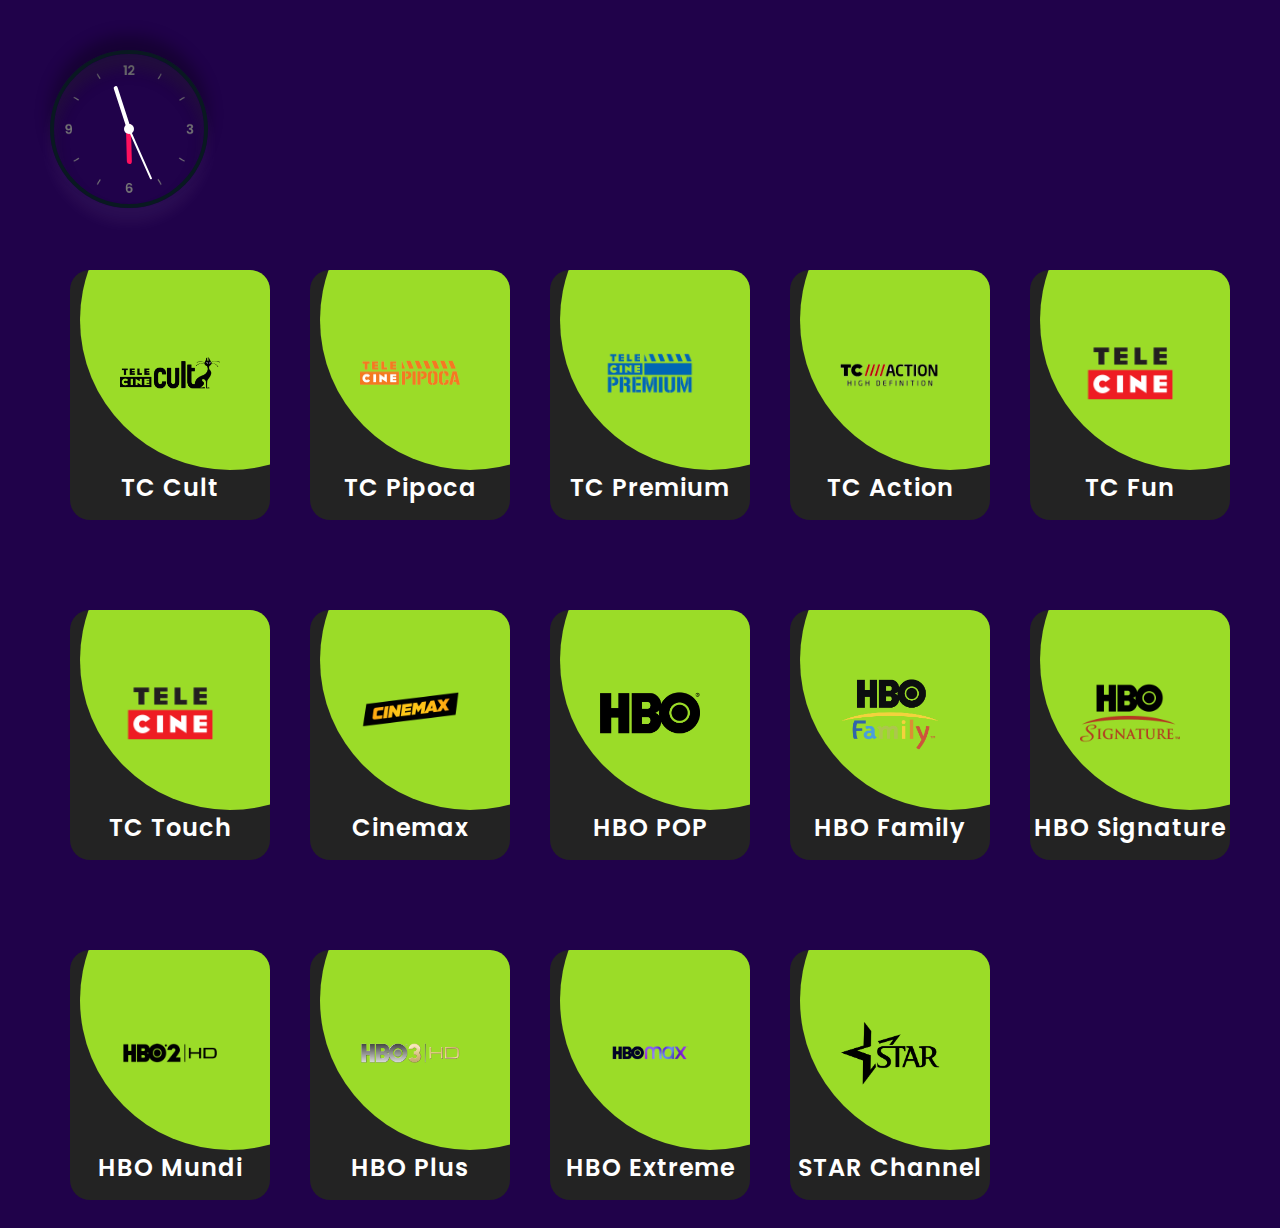
<file: filmes.html>
<!doctype html>
<html>
  <head>
    <title>TV PIRATA</title>
    <meta name="viewport" content="width=devide-width, initial-scale=1.0">
    <link rel="stylesheet" type="text/css" href="./css/filmes.css">
  </head>
  <body>

    <header>
      <section class="lado1">
        <div class="clock">
          <div class="hour">
            <div class="hr" id="hr"></div>
          </div>
          <div class="min">
            <div class="mn" id="mn"></div>
          </div>
          <div class="sec">
            <div class="sc" id="sc"></div>
          </div>
        </div>	
      </section>
      <!--
      <section class="lado2">		
        <div>
          <nav>
            <ul class="navigation">
              <li>
                <a href="#Home">
                  <span class="icon"><ion-icon name="home-outline"></ion-icon></span>
                  <span class="text">Home</span>
                </a>
              </li>
              <li>
                <a href="#Filmes">
                  <span class="icon"><ion-icon name="search-outline"></ion-icon></span>
                  <span class="text">Filmes</span>
                </a>
              </li>
              <li>
                <a href="#Séries">
                  <span class="icon"><ion-icon name="book-outline"></ion-icon></span>
                  <span class="text">Séries</span>
                </a>
              </li>
              <li>
                <a href="#TV">
                  <span class="icon"><ion-icon name="mail-outline"></ion-icon></span>
                  <span class="text">TV</span>
                </a>
              </li>
              <li>
                <a href="#Logout">
                  <span class="icon"><ion-icon name="settings-outline"></ion-icon></ion-icon></span>
                  <span class="text">Logout</span>
                </a>
              </li>
              
            </ul>				
          </nav>
        </div>
      </section>
    -->
    </header>

  <section>
  	<div class="container">
      <div class="card">
        <div class="imgBx">
          <img src="./imagens/cult.png">
        </div>
        <div class="contentBx">
          <h2>TC Cult</h2>          
          <a href="https://sinalpublico.com/player3/ch.php?canal=telecinecult">Assistir</a>
        </div>
      </div>
    </div>  
  </section>

  <section>    
    <div class="container">
      <div class="card">
        <div class="imgBx">
          <img src="./imagens/pipoca.png">
        </div>
        <div class="contentBx">
          <h2>TC Pipoca</h2>         
          <a href="https://sinalpublico.com/player3/ch.php?canal=telecinepipoca">Assistir</a>
  </section>
  
  <section>
    <div class="container">
      <div class="card">
        <div class="imgBx">
          <img src="./imagens/premium.png">
        </div>
        <div class="contentBx">
          <h2>TC Premium</h2>         
          <a href="https://sinalpublico.com/player3/ch.php?canal=telecinepremium">Assistir</a>
  </section>
  
  <section>
    <div class="container">
      <div class="card">
        <div class="imgBx">
          <img src="./imagens/action.png">
        </div>
        <div class="contentBx">
          <h2>TC Action</h2>         
          <a href="https://sinalpublico.com/player3/ch.php?canal=telecineaction">Assistir</a>
  </section>
  
  <section>
    <div class="container">
      <div class="card">
        <div class="imgBx">
          <img src="./imagens/fun.png">
        </div>
        <div class="contentBx">
          <h2>TC Fun</h2>                
          <a href="https://sinalpublico.com/player3/ch.php?canal=telecinefun">Assistir</a>
  </section>

  <section>
    <div class="container">
    <div class="card">
      <div class="imgBx">
        <img src="./imagens/fun.png">
      </div>
      <div class="contentBx">
        <h2>TC Touch</h2>          
        <a href="https://sinalpublico.com/player3/ch.php?canal=telecinetouch">Assistir</a>
      </div>
    </div>
  </div>  
</section>

<section>    
  <div class="container">
    <div class="card">
      <div class="imgBx">
        <img src="./imagens/cinemax.png">
      </div>
      <div class="contentBx">
        <h2>Cinemax</h2>         
        <a href="https://sinalpublico.com/player3/ch.php?canal=cinemax">Assistir</a>
</section>

<section>
  <div class="container">
    <div class="card">
      <div class="imgBx">
        <img src="./imagens/hbo.png">
      </div>
      <div class="contentBx">
        <h2>HBO POP</h2>         
        <a href="https://sinalpublico.com/player3/ch.php?canal=hbopop">Assistir</a>
</section>

<section>
  <div class="container">
    <div class="card">
      <div class="imgBx">
        <img src="./imagens/family.png">
      </div>
      <div class="contentBx">
        <h2>HBO Family</h2>                
        <a href="https://sinalpublico.com/player3/ch.php?canal=hbofamily">Assistir</a>
</section>

<section>
  <div class="container">
    <div class="card">
      <div class="imgBx">
        <img src="./imagens/signature.png">
      </div>
      <div class="contentBx">
        <h2>HBO Signature</h2>                
        <a href="https://sinalpublico.com/player3/ch.php?canal=hbosignature">Assistir</a>
</section>

<section>
  <div class="container">
    <div class="card">
      <div class="imgBx">
        <img src="./imagens/mundi.png">
      </div>
      <div class="contentBx">
        <h2>HBO Mundi</h2>                
        <a href="https://sinalpublico.com/player3/ch.php?canal=hbomundi">Assistir</a>
</section>

<section>
  <div class="container">
    <div class="card">
      <div class="imgBx">
        <img src="./imagens/plus.png">
      </div>
      <div class="contentBx">
        <h2>HBO Plus</h2>                
        <a href="https://sinalpublico.com/player3/ch.php?canal=hboplus">Assistir</a>
</section>

<section>
  <div class="container">
    <div class="card">
      <div class="imgBx">
        <img src="./imagens/extreme.png">
      </div>
      <div class="contentBx">
        <h2>HBO Extreme</h2>                
        <a href="https://sinalpublico.com/player3/ch.php?canal=hboxtreme">Assistir</a>
</section>

<section>
  <div class="container">
    <div class="card">
      <div class="imgBx">
        <img src="./imagens/star.png">
      </div>
      <div class="contentBx">
        <h2>STAR Channel</h2>                
        <a href="https://sinalpublico.com/player3/ch.php?canal=starchannel">Assistir</a>
</section>
  <script src="./js/script.js"></script>
  
  </body>
</html>
</file>
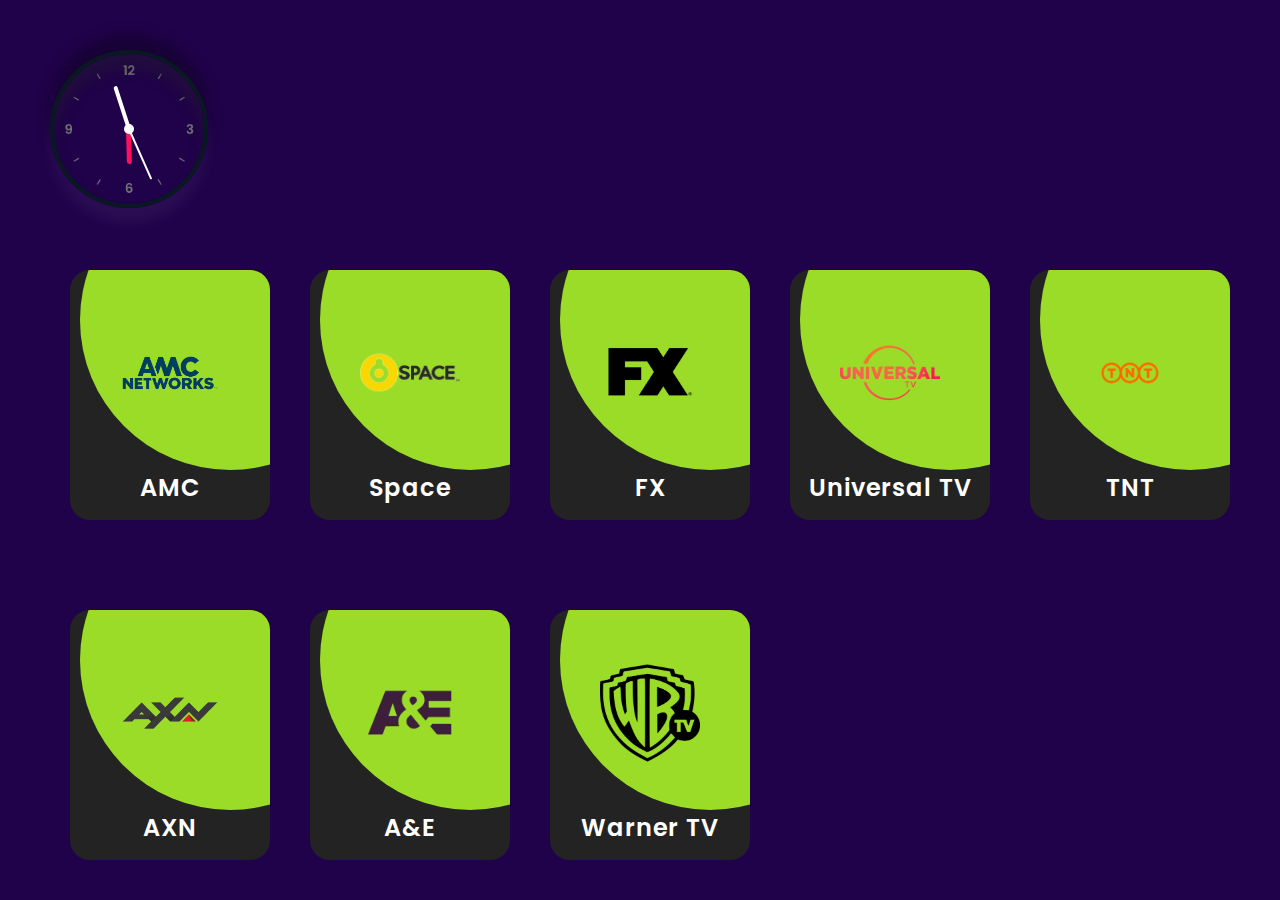
<file: series.html>
<!doctype html>
<html>
  <head>
    <title>TV PIRATA</title>
    <meta name="viewport" content="width=devide-width, initial-scale=1.0">
    <link rel="stylesheet" type="text/css" href="./css/series.css">
  </head>
  <body>

    <header>
      <section class="lado1">
        <div class="clock">
          <div class="hour">
            <div class="hr" id="hr"></div>
          </div>
          <div class="min">
            <div class="mn" id="mn"></div>
          </div>
          <div class="sec">
            <div class="sc" id="sc"></div>
          </div>
        </div>	
      </section>
      <!--
      <section class="lado2">		
        <div>
          <nav>
            <ul class="navigation">
              <li>
                <a href="#Home">
                  <span class="icon"><ion-icon name="home-outline"></ion-icon></span>
                  <span class="text">Home</span>
                </a>
              </li>
              <li>
                <a href="#Filmes">
                  <span class="icon"><ion-icon name="search-outline"></ion-icon></span>
                  <span class="text">Filmes</span>
                </a>
              </li>
              <li>
                <a href="#Séries">
                  <span class="icon"><ion-icon name="book-outline"></ion-icon></span>
                  <span class="text">Séries</span>
                </a>
              </li>
              <li>
                <a href="#TV">
                  <span class="icon"><ion-icon name="mail-outline"></ion-icon></span>
                  <span class="text">TV</span>
                </a>
              </li>
              <li>
                <a href="#Logout">
                  <span class="icon"><ion-icon name="settings-outline"></ion-icon></ion-icon></span>
                  <span class="text">Logout</span>
                </a>
              </li>
              
            </ul>				
          </nav>
        </div>
      </section>
    -->
    </header>

  <section>
  	<div class="container">
      <div class="card">
        <div class="imgBx">
          <img src="./imagens/amc.png">
        </div>
        <div class="contentBx">
          <h2>AMC</h2>          
          <a href="https://sinalpublico.com/player3/ch.php?canal=amc">Assistir</a>
        </div>
      </div>
    </div>  
  </section>

  <section>    
    <div class="container">
      <div class="card">
        <div class="imgBx">
          <img src="./imagens/space.png">
        </div>
        <div class="contentBx">
          <h2>Space</h2>         
          <a href="https://sinalpublico.com/player3/ch.php?canal=space">Assistir</a>
  </section>
  
  <section>
    <div class="container">
      <div class="card">
        <div class="imgBx">
          <img src="./imagens/fx.png">
        </div>
        <div class="contentBx">
          <h2>FX</h2>         
          <a href="https://sinalpublico.com/player3/ch.php?canal=fx">Assistir</a>
  </section>
  
  <section>
    <div class="container">
      <div class="card">
        <div class="imgBx">
          <img src="./imagens/universaltv.png">
        </div>
        <div class="contentBx">
          <h2>Universal TV</h2>         
          <a href="https://sinalpublico.com/player3/ch.php?canal=universal">Assistir</a>
  </section>
  
  <section>
    <div class="container">
      <div class="card">
        <div class="imgBx">
          <img src="./imagens/tnt.png">
        </div>
        <div class="contentBx">
          <h2>TNT</h2>                
          <a href="https://sinalpublico.com/player3/ch.php?canal=tnt">Assistir</a>
  </section>

<section>
  <div class="container">
    <div class="card">
      <div class="imgBx">
        <img src="./imagens/axn.png">
      </div>
      <div class="contentBx">
        <h2>AXN</h2>         
        <a href="https://sinalpublico.com/player3/ch.php?canal=axn">Assistir</a>
</section>

<section>
  <div class="container">
    <div class="card">
      <div class="imgBx">
        <img src="./imagens/ae.png">
      </div>
      <div class="contentBx">
        <h2>A&E</h2>         
        <a href="https://sinalpublico.com/player3/ch.php?canal=aie">Assistir</a>
</section>

<section>
  <div class="container">
    <div class="card">
      <div class="imgBx">
        <img src="./imagens/wb.png">
      </div>
      <div class="contentBx">
        <h2>Warner TV</h2>                
        <a href="https://sinalpublico.com/player3/ch.php?canal=warner">Assistir</a>
</section>

  <script src="./js/script.js"></script>
  
  </body>
</html>
</file>
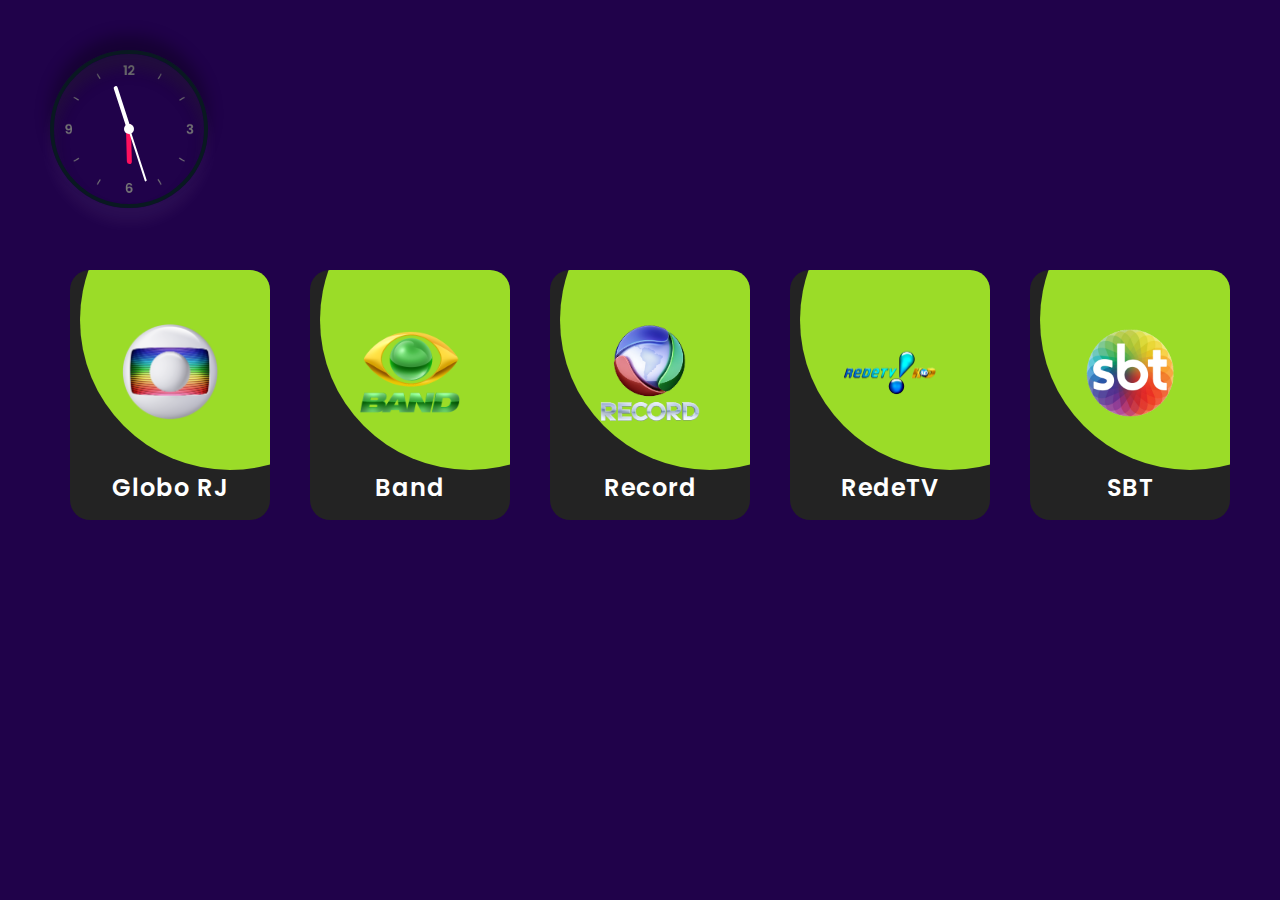
<file: tv-aberta.html>
<!doctype html>
<html>
  <head>
    <title>TV PIRATA</title>
    <meta name="viewport" content="width=devide-width, initial-scale=1.0">
    <link rel="stylesheet" type="text/css" href="./css/tvaberta.css">
  </head>
  <body>

    <header>
      <section class="lado1">
        <div class="clock">
          <div class="hour">
            <div class="hr" id="hr"></div>
          </div>
          <div class="min">
            <div class="mn" id="mn"></div>
          </div>
          <div class="sec">
            <div class="sc" id="sc"></div>
          </div>
        </div>	
      </section>
      <!--
      <section class="lado2">		
        <div>
          <nav>
            <ul class="navigation">
              <li>
                <a href="#Home">
                  <span class="icon"><ion-icon name="home-outline"></ion-icon></span>
                  <span class="text">Home</span>
                </a>
              </li>
              <li>
                <a href="#Filmes">
                  <span class="icon"><ion-icon name="search-outline"></ion-icon></span>
                  <span class="text">Filmes</span>
                </a>
              </li>
              <li>
                <a href="#Séries">
                  <span class="icon"><ion-icon name="book-outline"></ion-icon></span>
                  <span class="text">Séries</span>
                </a>
              </li>
              <li>
                <a href="#TV">
                  <span class="icon"><ion-icon name="mail-outline"></ion-icon></span>
                  <span class="text">TV</span>
                </a>
              </li>
              <li>
                <a href="#Logout">
                  <span class="icon"><ion-icon name="settings-outline"></ion-icon></ion-icon></span>
                  <span class="text">Logout</span>
                </a>
              </li>
              
            </ul>				
          </nav>
        </div>
      </section>
    -->
    </header>

  <section>
  	<div class="container">
      <div class="card">
        <div class="imgBx">
          <img src="./imagens/globo.png">
        </div>
        <div class="contentBx">
          <h2>Globo RJ</h2>          
          <a href="https://sinalpublico.com/player3/ch.php?canal=boborj">Assistir</a>
        </div>
      </div>
    </div>  
  </section>

  <section>    
    <div class="container">
      <div class="card">
        <div class="imgBx">
          <img src="./imagens/band.png">
        </div>
        <div class="contentBx">
          <h2>Band</h2>         
          <a href="https://sinalpublico.com/player3/ch.php?canal=band">Assistir</a>
  </section>
  
  <section>
    <div class="container">
      <div class="card">
        <div class="imgBx">
          <img src="./imagens/record.png">
        </div>
        <div class="contentBx">
          <h2>Record</h2>         
          <a href="https://sinalpublico.com/player3/ch.php?canal=record">Assistir</a>
  </section>
  
  <section>
    <div class="container">
      <div class="card">
        <div class="imgBx">
          <img src="./imagens/redetv.png">
        </div>
        <div class="contentBx">
          <h2>RedeTV</h2>         
          <a href="https://sinalpublico.com/player3/ch.php?canal=redetv">Assistir</a>
  </section>
  
  <section>
    <div class="container">
      <div class="card">
        <div class="imgBx">
          <img src="./imagens/pngegg.png">
        </div>
        <div class="contentBx">
          <h2>SBT</h2>                
          <a href="https://sinalpublico.com/player3/ch.php?canal=sbt">Assistir</a>
  </section>
  <script src="./js/script.js"></script>
  
  </body>
</html>
</file>
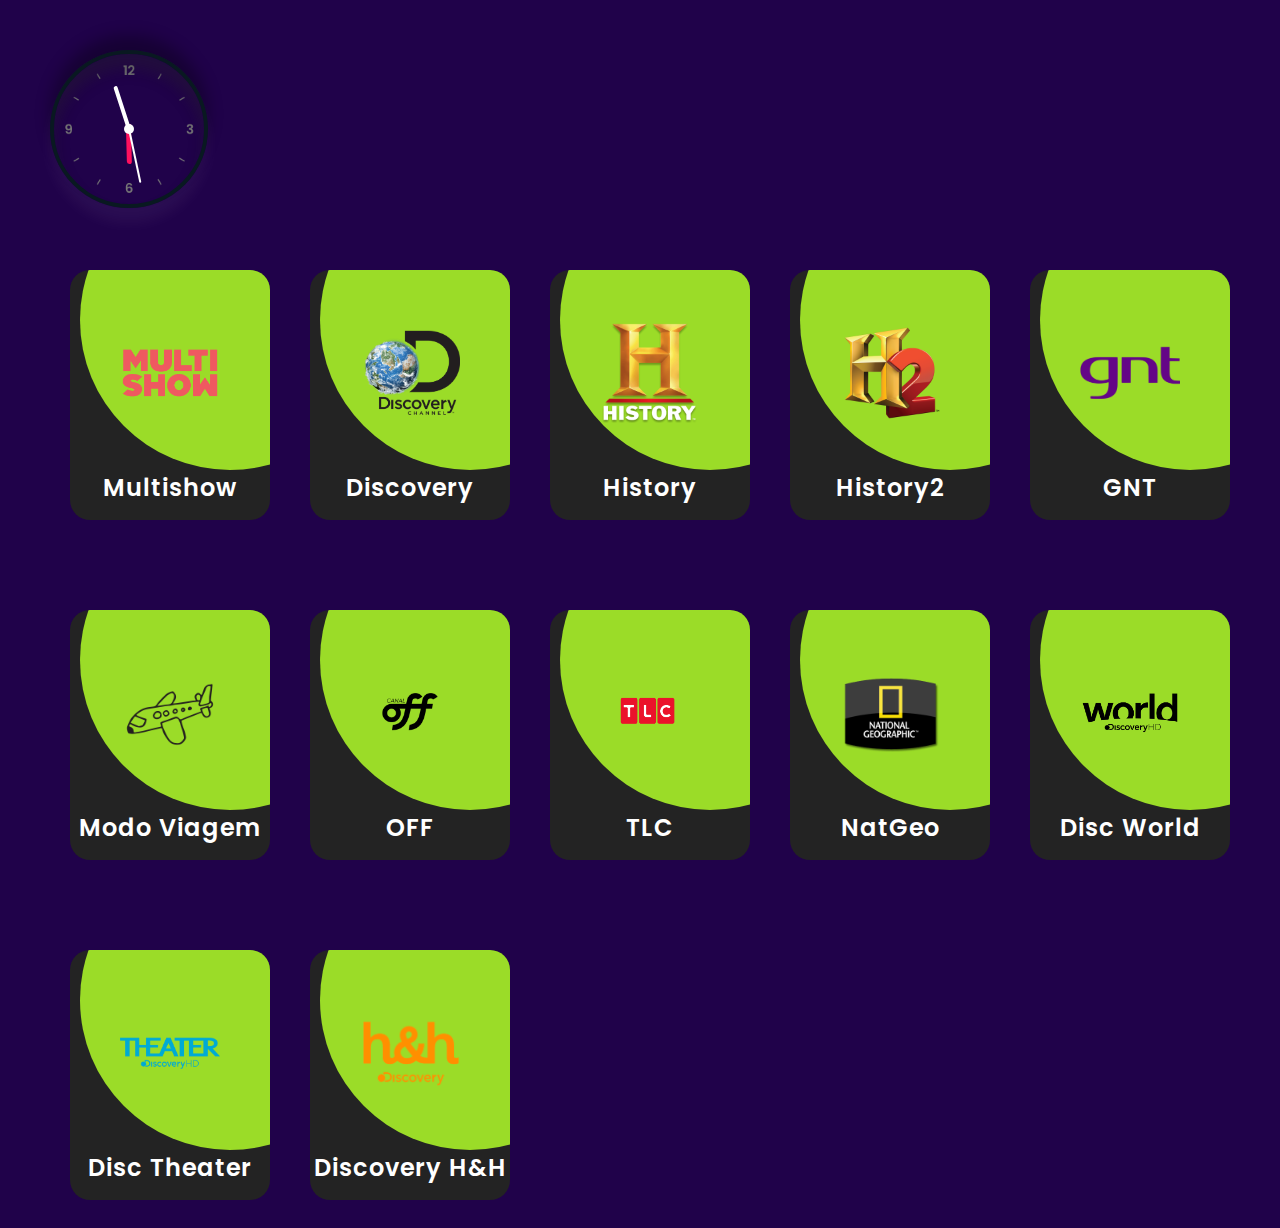
<file: variedades.html>
<!doctype html>
<html>
  <head>
    <title>TV PIRATA</title>
    <link rel="stylesheet" type="text/css" href="./css/variedades.css">
    <meta name="viewport" content="width=devide-width, initial-scale=1.0">
    <link href="https://cdnjs.cloudflare.com/ajax/libs/font-awesome/5.13.0/css/all.min.css" rel="stylesheet">
    <title>TV PIRATA</title>
  </head>
  
  <body>
    <header>
      <section class="lado1">
        <div class="clock">
          <div class="hour">
            <div class="hr" id="hr"></div>
          </div>
          <div class="min">
            <div class="mn" id="mn"></div>
          </div>
          <div class="sec">
            <div class="sc" id="sc"></div>
          </div>
        </div>	
      </section>
      <!--
      <section class="lado2">		
        <div>
          <nav>
            <ul class="navigation">
              <li>
                <a href="#Home">
                  <span class="icon"><ion-icon name="home-outline"></ion-icon></span>
                  <span class="text">Home</span>
                </a>
              </li>
              <li>
                <a href="#Filmes">
                  <span class="icon"><ion-icon name="search-outline"></ion-icon></span>
                  <span class="text">Filmes</span>
                </a>
              </li>
              <li>
                <a href="#Séries">
                  <span class="icon"><ion-icon name="book-outline"></ion-icon></span>
                  <span class="text">Séries</span>
                </a>
              </li>
              <li>
                <a href="#TV">
                  <span class="icon"><ion-icon name="mail-outline"></ion-icon></span>
                  <span class="text">TV</span>
                </a>
              </li>
              <li>
                <a href="#Logout">
                  <span class="icon"><ion-icon name="settings-outline"></ion-icon></ion-icon></span>
                  <span class="text">Logout</span>
                </a>
              </li>              
            </ul>				
          </nav>
        </div>
      </section>
    -->
    </header>
    
  <section>
  	<div class="container">
      <div class="card">
        <div class="imgBx">
          <img src="./imagens/multishow.png">
        </div>
        <div class="contentBx">
          <h2>Multishow</h2>          
          <a href="https://sinalpublico.com/player3/ch.php?canal=multishow">Assistir</a>
        </div>
      </div>
    </div>  
  </section>

  <section>    
    <div class="container">
      <div class="card">
        <div class="imgBx">
          <img src="./imagens/discovery.png">
        </div>
        <div class="contentBx">
          <h2>Discovery</h2>         
          <a href="https://sinalpublico.com/player3/ch.php?canal=discovery">Assistir</a>
  </section>
  
  <section>
    <div class="container">
      <div class="card">
        <div class="imgBx">
          <img src="./imagens/history.png">
        </div>
        <div class="contentBx">
          <h2>History</h2>
         
          <a href="https://sinalpublico.com/player3/ch.php?canal=history">Assistir</a>
  </section>
  
  <section>
    <div class="container">
      <div class="card">
        <div class="imgBx">
          <img src="./imagens/h2.png">
        </div>
        <div class="contentBx">
          <h2>History2</h2>
         
          <a href="https://sinalpublico.com/player3/ch.php?canal=history2">Assistir</a>
  </section>
  
  <section>
    <div class="container">
      <div class="card">
        <div class="imgBx">
          <img src="./imagens/gnt.png">
        </div>
        <div class="contentBx">
          <h2>GNT</h2>
         
          <a href="https://sinalpublico.com/player3/ch.php?canal=gnt">Assistir</a>
  </section>

  <section>
    <div class="container">
      <div class="card">
        <div class="imgBx">
          <img src="./imagens/viagem.png">
        </div>
        <div class="contentBx">
          <h2>Modo Viagem</h2>
         
          <a href="https://sinalpublico.com/player3/ch.php?canal=modoviagem">Assistir</a>
  </section>

  <section>
    <div class="container">
      <div class="card">
        <div class="imgBx">
          <img src="./imagens/off.png">
        </div>
        <div class="contentBx">
          <h2>OFF</h2>
         
          <a href="https://sinalpublico.com/player3/ch.php?canal=off">Assistir</a>
  </section>

  <section>
    <div class="container">
      <div class="card">
        <div class="imgBx">
          <img src="./imagens/tlc.png">
        </div>
        <div class="contentBx">
          <h2>TLC</h2>
         
          <a href="https://sinalpublico.com/player3/ch.php?canal=tlc">Assistir</a>
  </section>

  <section>
    <div class="container">
      <div class="card">
        <div class="imgBx">
          <img src="./imagens/natgeo.png">
        </div>
        <div class="contentBx">
          <h2>NatGeo</h2>
         
          <a href="https://sinalpublico.com/player3/ch.php?canal=natgeo">Assistir</a>
  </section>

  <section>
    <div class="container">
      <div class="card">
        <div class="imgBx">
          <img src="./imagens/world.png">
        </div>
        <div class="contentBx">
          <h2>Disc World</h2>
         
          <a href="https://sinalpublico.com/player3/ch.php?canal=discoveryworld">Assistir</a>
  </section>
  
  <section>
    <div class="container">
      <div class="card">
        <div class="imgBx">
          <img src="./imagens/theater.png">
        </div>
        <div class="contentBx">
          <h2>Disc Theater</h2>
          <a href="https://sinalpublico.com/player3/ch.php?canal=discoverytheater">Assistir</a>
          
  </section>
  
  <section>
    <div class="container">
      <div class="card">
        <div class="imgBx">
          <img src="./imagens/hh.png">
        </div>
        <div class="contentBx">
          <h2>Discovery H&H</h2>
          <a href="https://sinalpublico.com/player3/ch.php?canal=discoveryhomeihealth">Assistir</a>
          
  </section>
  <script src="./js/script.js"></script>
  </body>
</html>
</file>
<file: css/filmes.css>
@import 'tvaberta.css';
</file>
<file: css/series.css>
@import 'tvaberta.css';
</file>
<file: css/tvaberta.css>
@import url('https://fonts.googleapis.com/css?family=Poppins:100,200,300,400,500,600,700,800,900&display=swap');
@import 'relogio.css';
@import 'header.css';

*
{  
  padding: 0;
  font-family: 'Poppins', sans-serif; 
}

body
{
  display: flex;  
  margin-top: 50px;
  margin-left: 50px;  
  flex-direction: row;
  flex-wrap: wrap;  
  background: #20024a; 
}

.container
{
  display: flex;
  margin-top: 30px;
  padding: 40px 20px 20px 20px; 
}

.container .card
{
  position: relative;
  width: 200px;
  height: 250px;
  background: #232323;
  border-radius: 20px;
  overflow: hidden;
}
.container .card:before
{
  content: '';
  position: absolute;
  top: 0;
  left: 0;
  width: 100%;
  height: 100%;
  background: #9bdc28;
  clip-path: circle(150px at 80% 20%);
  transition: 0.5s ease-in-out;
}
.container .card:hover:before
{
  clip-path: circle(300px at 80% 20%);
}
.container .card:after
{  
  position: absolute;
  top: 30%;
  left: -20%;
  font-size: 12em;
  color: rgba(255,255,255,0.02);
  font-weight: 800;
  font-style: italic;
  z-index: 1;
}
.container .card .imgBx
{
  position: absolute;
  top: 50%;  
  transform: translateY(-50%);
  z-index: 1000;
  width: 100%;
  height: 220px;
  transition: 0.5s;
}
.container .card:hover .imgBx
{
  top: 0;
  transform: translateY(0);
}
.container .card .imgBx img
{
  position: absolute;
  top: 40%;
  left: 50%;
  transform: translate(-50%,-50%);
  width: 100px;
}
.container .card .contentBx
{
  position: absolute;
  bottom: -10px;    /* distancia do nome do canal do bottom*/
  width: 100%;    
  height: 80px;
  text-align: center;
  transition: 1s;
  z-index: 10;
}
.container .card:hover .contentBx
{
  height: 210px;  
}

.container .card .contentBx h2
{
  position: relative;
  font-weight: 600;
  letter-spacing: 1px;
  color: #fff;
}

.container .card:hover .contentBx h2{
  color: transparent;
}
.container .card .contentBx .size,
.container .card .contentBx .color
{
  display: flex;
  justify-content: center;
  align-items: center;
  padding: 8px 20px;
  opacity: 0;
  visibility: hidden;
  transition: 0.5s;
}
.container .card:hover .contentBx .size
{
  opacity: 1;
  visibility: visible;
  transition-delay: 0.5s;
}
.container .card:hover .contentBx .color
{
  opacity: 1;
  visibility: visible;
  transition-delay: 0.6s;
}
/*.container .card .contentBx .size h3,
.container .card .contentBx .color h3
{
  color: #fff;
  font-weight: 300;
  font-size: 14px;
  text-transform: uppercase;
  letter-spacing: 2px;
  margin-right: 10px;
}
.container .card .contentBx .size span
{
  width: 26px;
  height: 26px;
  text-align: center;
  line-height: 4px;
  font-size: 14px;
  display: inline-block;
  color: #111;
  background: #fff;
  border-radius: 4px;
  margin: 0 5px;
  transition: 0.5s;
  cursor: pointer;
}
.container .card .contentBx .size span:hover
{
  color: #111;
  background: #dc2828;
}
.container .card .contentBx .color span
{
  width: 20px;
  height: 20px;
  background: #f00;
  border-radius: 50%;
  margin: 0 5px;
  cursor: pointer;
}
.container .card .contentBx .color span:nth-child(2)
{
  background: #9bdc28;
}
.container .card .contentBx .color span:nth-child(3)
{
  background: #03a9f4;
}
.container .card .contentBx .color span:nth-child(4)
{
  background: #e91e63;
}
*/
.container .card .contentBx a
{
  display: inline-block;
  padding: 10px 30px;
  background: #fff;
  border-radius: 4px;
  margin-top: 70px;   /* movimento da caixa assistir*/
  text-decoration: none;
  font-weight: 600;
  color: #111;
  opacity: 0;
  transform: translateY(150px);
  transition: 0.3s;
}
.container .card:hover .contentBx a
{
  opacity: 1;
  transform: translateY(0px);
  transition-delay: 0.75s;
}
</file>
<file: css/variedades.css>
@import url('https://fonts.googleapis.com/css?family=Poppins:100,200,300,400,500,600,700,800,900&display=swap');
@import 'relogio.css';
@import 'header.css';

*
{ 
  padding: 0;
  font-family: 'Poppins', sans-serif;
}
body
{  
  display: flex;
  margin-top: 50px;
  margin-left: 50px;
  flex-direction: row;
  flex-wrap: wrap;  
  background: #20024a;  
}

.container
{
  display: flex;
  margin-top: 30px;
  padding: 40px 20px 20px 20px;   
}
.container .card
{
  position: relative;
  width: 200px;
  height: 250px;  
  background: #232323;
  border-radius: 20px;
  overflow: hidden;
}
.container .card:before
{
  content: '';
  position: absolute;
  top: 0;
  left: 0;
  width: 100%;
  height: 100%;
  background: #9bdc28;
  clip-path: circle(150px at 80% 20%);
  transition: 0.5s ease-in-out;
}
.container .card:hover:before
{
  clip-path: circle(300px at 80% 20%);
}
.container .card:after
{  
  position: absolute;
  top: 30%;
  left: -20%;
  font-size: 12em;
  color: rgba(255,255,255,0.02);
  font-weight: 800;
  font-style: italic;
  z-index: 1;
}
.container .card .imgBx
{
  position: absolute;
  top: 50%;  
  transform: translateY(-50%);
  z-index: 1000;
  width: 100%;
  height: 220px;
  transition: 0.5s;
}
.container .card:hover .imgBx
{
  top: 0;
  transform: translateY(0);
}
.container .card .imgBx img
{
  position: absolute;
  top: 40%;
  left: 50%;
  transform: translate(-50%,-50%);
  width: 100px;
}
.container .card .contentBx
{
  position: absolute;
  bottom: -10px;
  width: 100%;
  height: 80px;
  text-align: center;
  transition: 1s;
  z-index: 10;
}
.container .card:hover .contentBx
{
  height: 210px;  
}

.container .card .contentBx h2
{
  position: relative;
  font-weight: 600;
  letter-spacing: 1px;
  color: #fff;
}

.container .card:hover .contentBx h2{
  color: transparent;
}
.container .card .contentBx .size,
.container .card .contentBx .color
{
  display: flex;
  justify-content: center;
  align-items: center;
  padding: 8px 20px;
  opacity: 0;
  visibility: hidden;
  transition: 0.5s;
}
.container .card:hover .contentBx .size
{
  opacity: 1;
  visibility: visible;
  transition-delay: 0.5s;
}
.container .card:hover .contentBx .color
{
  opacity: 1;
  visibility: visible;
  transition-delay: 0.6s;
}
.container .card .contentBx .size h3,
.container .card .contentBx .color h3
{
  color: #fff;
  font-weight: 300;
  font-size: 14px;
  text-transform: uppercase;
  letter-spacing: 2px;
  margin-right: 10px;
}
.container .card .contentBx .size span
{
  width: 26px;
  height: 26px;
  text-align: center;
  line-height: 4px;
  font-size: 14px;
  display: inline-block;
  color: #111;
  background: #fff;
  border-radius: 4px;
  margin: 0 5px;
  transition: 0.5s;
  cursor: pointer;
}
.container .card .contentBx .size span:hover
{
  color: #111;
  background: #9bdc28;
}
.container .card .contentBx .color span
{
  width: 20px;
  height: 20px;
  background: #f00;
  border-radius: 50%;
  margin: 0 5px;
  cursor: pointer;
}
.container .card .contentBx .color span:nth-child(2)
{
  background: #9bdc28;
}
.container .card .contentBx .color span:nth-child(3)
{
  background: #03a9f4;
}
.container .card .contentBx .color span:nth-child(4)
{
  background: #e91e63;
}
.container .card .contentBx a
{
  display: inline-block;
  padding: 10px 30px;
  background: #fff;
  border-radius: 4px;
  margin-top: 70px;
  text-decoration: none;
  font-weight: 600;
  color: #111;
  opacity: 0;
  transform: translateY(150px);
  transition: 0.3s;
}
.container .card:hover .contentBx a
{
  opacity: 1;
  transform: translateY(0px);
  transition-delay: 0.75s;
}
</file>
